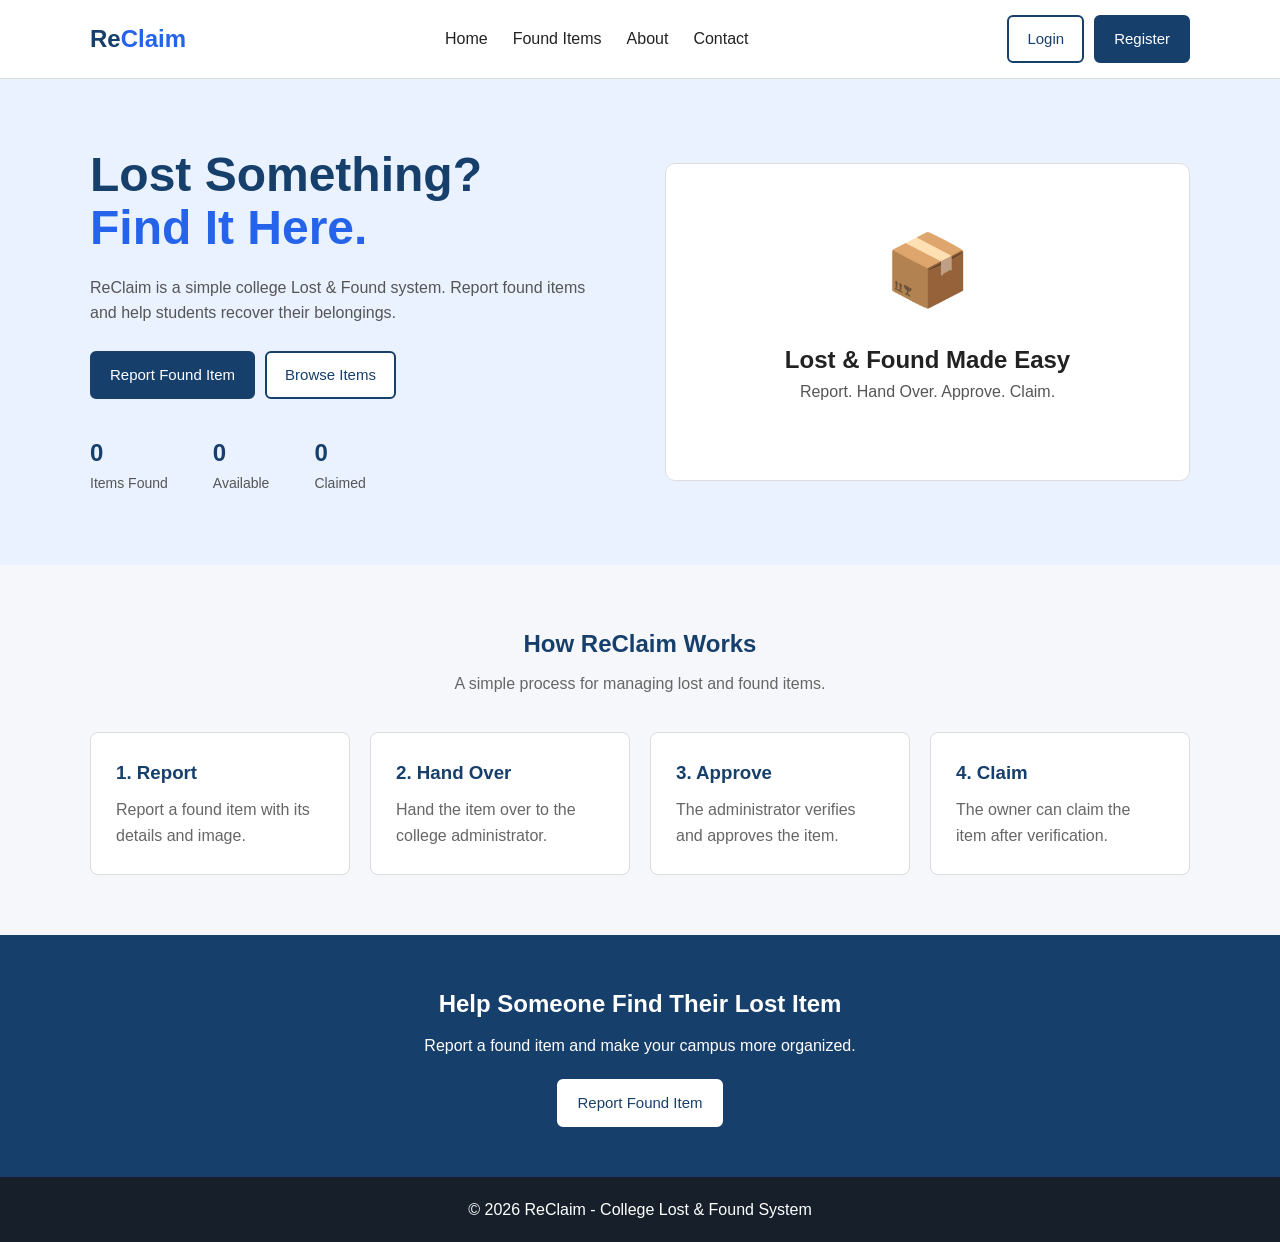
<file: index.html>
<!DOCTYPE html>
<html lang="en">
<head>
    <meta charset="UTF-8">
    <meta name="viewport" content="width=device-width, initial-scale=1.0">
    <title>ReClaim - Lost & Found</title>
    <link rel="stylesheet" href="css/style.css">
</head>
<body>

<nav class="navbar">
    <div class="container nav-container">
        <a href="index.html" class="logo">Re<span>Claim</span></a>

        <div class="nav-links" id="navLinks">
            <a href="index.html">Home</a>
            <a href="found-items.html">Found Items</a>
            <a href="about.html">About</a>
            <a href="contact.html">Contact</a>
        </div>

        <div class="nav-buttons">
            <a href="login.html" class="btn outline">Login</a>
            <a href="register.html" class="btn">Register</a>
            <button class="menu-btn" id="menuBtn">☰</button>
        </div>
    </div>
</nav>

<section class="hero">
    <div class="container hero-content">
        <div>
            <h1>Lost Something?<br><span>Find It Here.</span></h1>
            <p>
                ReClaim is a simple college Lost & Found system.
                Report found items and help students recover their belongings.
            </p>

            <div class="hero-buttons">
                <a href="/report-item" class="btn">Report Found Item</a>
                <a href="found-items.html" class="btn outline">Browse Items</a>
            </div>

            <div class="stats">
                <div>
                    <h2 id="totalItems">0</h2>
                    <p>Items Found</p>
                </div>
                <div>
                    <h2 id="availableItems">0</h2>
                    <p>Available</p>
                </div>
                <div>
                    <h2 id="claimedItems">0</h2>
                    <p>Claimed</p>
                </div>
            </div>
        </div>

        <div class="hero-card">
            <div class="icon">📦</div>
            <h2>Lost & Found Made Easy</h2>
            <p>Report. Hand Over. Approve. Claim.</p>
        </div>
    </div>
</section>

<section class="section">
    <div class="container">
        <div class="section-title">
            <h2>How ReClaim Works</h2>
            <p>A simple process for managing lost and found items.</p>
        </div>

        <div class="cards">
            <div class="card">
                <h3>1. Report</h3>
                <p>Report a found item with its details and image.</p>
            </div>

            <div class="card">
                <h3>2. Hand Over</h3>
                <p>Hand the item over to the college administrator.</p>
            </div>

            <div class="card">
                <h3>3. Approve</h3>
                <p>The administrator verifies and approves the item.</p>
            </div>

            <div class="card">
                <h3>4. Claim</h3>
                <p>The owner can claim the item after verification.</p>
            </div>
        </div>
    </div>
</section>

<section class="cta">
    <div class="container">
        <h2>Help Someone Find Their Lost Item</h2>
        <p>Report a found item and make your campus more organized.</p>
        <a href="/report-item" class="btn white">Report Found Item</a>
    </div>
</section>

<footer>
    <div class="container">
        <p>© 2026 ReClaim - College Lost & Found System</p>
    </div>
</footer>

<script src="js/script.js"></script>
</body>
</html>
</file>
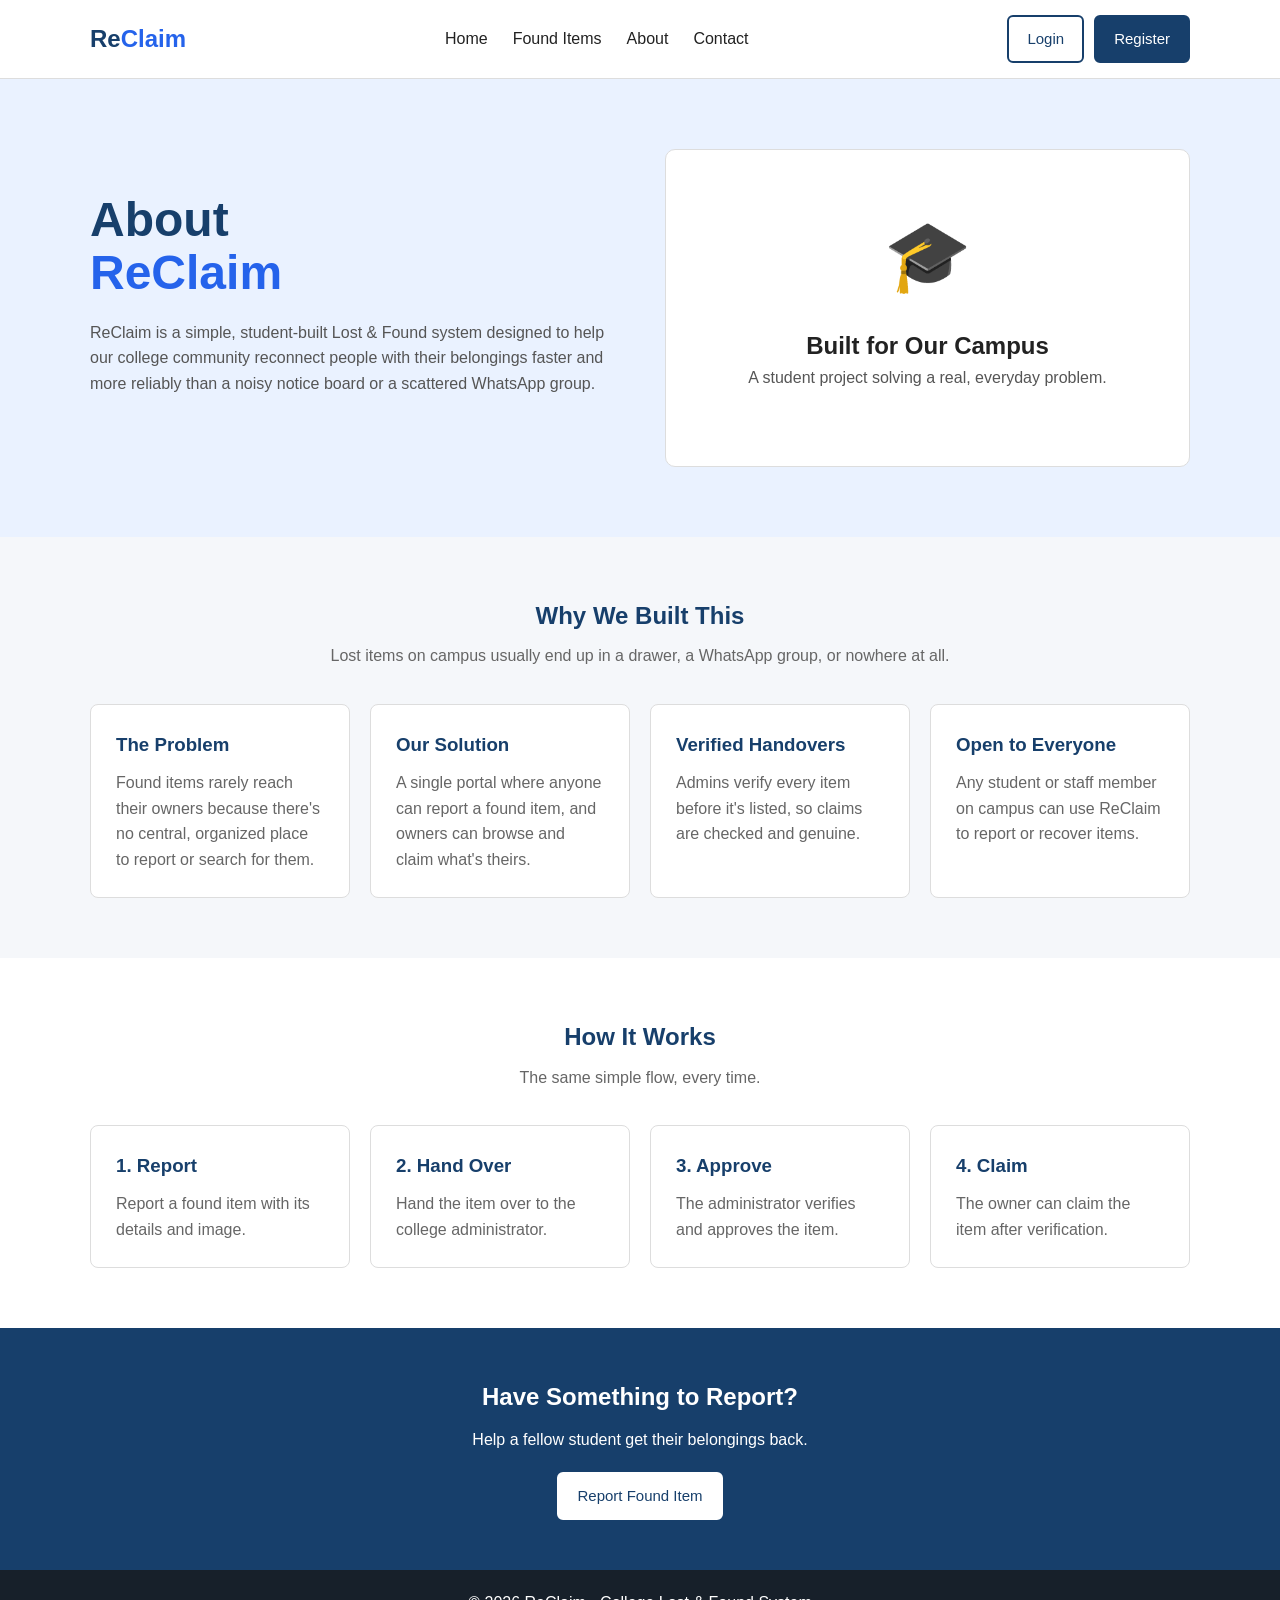
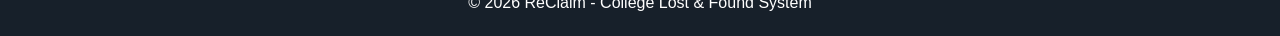
<file: about.html>
<!DOCTYPE html>
<html lang="en">
<head>
    <meta charset="UTF-8">
    <meta name="viewport" content="width=device-width, initial-scale=1.0">
    <title>About - ReClaim</title>
    <link rel="stylesheet" href="css/style.css">
</head>
<body>

<nav class="navbar">
    <div class="container nav-container">
        <a href="index.html" class="logo">Re<span>Claim</span></a>

        <div class="nav-links" id="navLinks">
            <a href="index.html">Home</a>
            <a href="found-items.html">Found Items</a>
            <a href="about.html">About</a>
            <a href="contact.html">Contact</a>
        </div>

        <div class="nav-buttons">
            <a href="login.html" class="btn outline">Login</a>
            <a href="register.html" class="btn">Register</a>
            <button class="menu-btn" id="menuBtn">☰</button>
        </div>
    </div>
</nav>

<section class="hero">
    <div class="container hero-content">
        <div>
            <h1>About<br><span>ReClaim</span></h1>
            <p>
                ReClaim is a simple, student-built Lost &amp; Found system designed to help
                our college community reconnect people with their belongings faster and
                more reliably than a noisy notice board or a scattered WhatsApp group.
            </p>
        </div>

        <div class="hero-card">
            <div class="icon">🎓</div>
            <h2>Built for Our Campus</h2>
            <p>A student project solving a real, everyday problem.</p>
        </div>
    </div>
</section>

<section class="section">
    <div class="container">
        <div class="section-title">
            <h2>Why We Built This</h2>
            <p>Lost items on campus usually end up in a drawer, a WhatsApp group, or nowhere at all.</p>
        </div>

        <div class="cards">
            <div class="card">
                <h3>The Problem</h3>
                <p>Found items rarely reach their owners because there's no central, organized place to report or search for them.</p>
            </div>

            <div class="card">
                <h3>Our Solution</h3>
                <p>A single portal where anyone can report a found item, and owners can browse and claim what's theirs.</p>
            </div>

            <div class="card">
                <h3>Verified Handovers</h3>
                <p>Admins verify every item before it's listed, so claims are checked and genuine.</p>
            </div>

            <div class="card">
                <h3>Open to Everyone</h3>
                <p>Any student or staff member on campus can use ReClaim to report or recover items.</p>
            </div>
        </div>
    </div>
</section>

<section class="section" style="background:white;">
    <div class="container">
        <div class="section-title">
            <h2>How It Works</h2>
            <p>The same simple flow, every time.</p>
        </div>

        <div class="cards">
            <div class="card">
                <h3>1. Report</h3>
                <p>Report a found item with its details and image.</p>
            </div>

            <div class="card">
                <h3>2. Hand Over</h3>
                <p>Hand the item over to the college administrator.</p>
            </div>

            <div class="card">
                <h3>3. Approve</h3>
                <p>The administrator verifies and approves the item.</p>
            </div>

            <div class="card">
                <h3>4. Claim</h3>
                <p>The owner can claim the item after verification.</p>
            </div>
        </div>
    </div>
</section>

<section class="cta">
    <div class="container">
        <h2>Have Something to Report?</h2>
        <p>Help a fellow student get their belongings back.</p>
        <a href="/report-item" class="btn white">Report Found Item</a>
    </div>
</section>

<footer>
    <div class="container">
        <p>© 2026 ReClaim - College Lost & Found System</p>
    </div>
</footer>

<script src="js/script.js"></script>
</body>
</html>
</file>
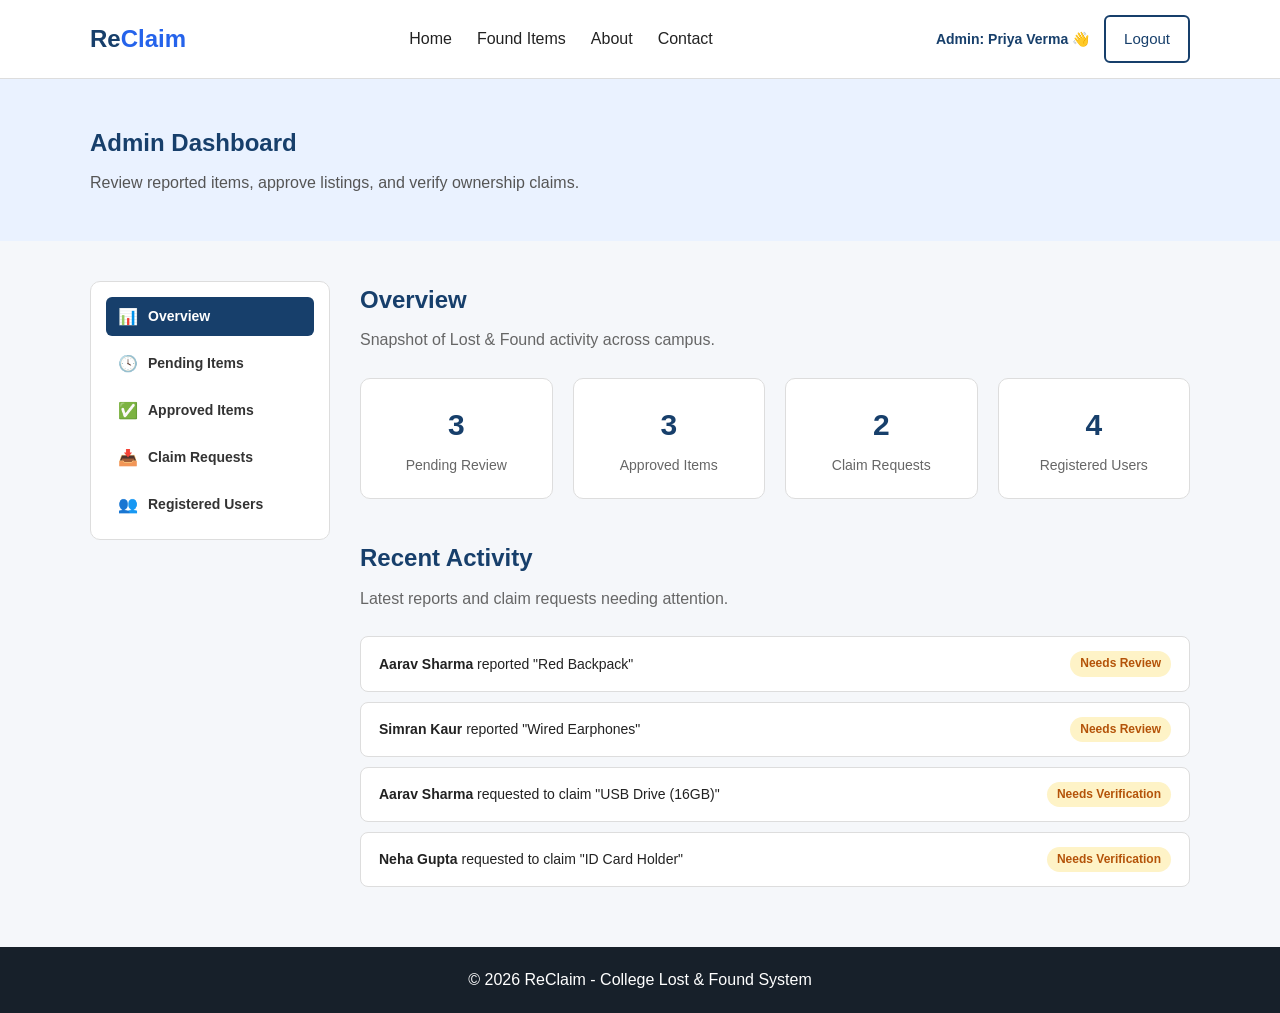
<file: admin-dashboard.html>
<!DOCTYPE html>
<html lang="en">
<head>
    <meta charset="UTF-8">
    <meta name="viewport" content="width=device-width, initial-scale=1.0">
    <title>Admin Dashboard - ReClaim</title>
    <link rel="stylesheet" href="css/style.css">
</head>
<body>

<nav class="navbar">
    <div class="container nav-container">
        <a href="index.html" class="logo">Re<span>Claim</span></a>

        <div class="nav-links" id="navLinks">
            <a href="index.html">Home</a>
            <a href="found-items.html">Found Items</a>
            <a href="about.html">About</a>
            <a href="contact.html">Contact</a>
        </div>

        <div class="nav-buttons">
            <span class="welcome-text">Admin: Priya Verma 👋</span>
            <a href="login.html" class="btn outline">Logout</a>
            <button class="menu-btn" id="menuBtn">☰</button>
        </div>
    </div>
</nav>

<section class="dash-hero">
    <div class="container">
        <h1>Admin Dashboard</h1>
        <p>Review reported items, approve listings, and verify ownership claims.</p>
    </div>
</section>

<section class="section dash-section">
    <div class="container dash-layout">

        <!-- Sidebar -->
        <aside class="dash-sidebar">
            <button class="dash-nav-btn active" id="tabOverviewBtn" onclick="showAdminTab('overview')">
                <span class="dash-icon">📊</span> Overview
            </button>
            <button class="dash-nav-btn" id="tabPendingBtn" onclick="showAdminTab('pending')">
                <span class="dash-icon">🕓</span> Pending Items
            </button>
            <button class="dash-nav-btn" id="tabApprovedBtn" onclick="showAdminTab('approved')">
                <span class="dash-icon">✅</span> Approved Items
            </button>
            <button class="dash-nav-btn" id="tabClaimsBtn" onclick="showAdminTab('claims')">
                <span class="dash-icon">📥</span> Claim Requests
            </button>
            <button class="dash-nav-btn" id="tabUsersBtn" onclick="showAdminTab('users')">
                <span class="dash-icon">👥</span> Registered Users
            </button>
        </aside>

        <!-- Main content -->
        <div class="dash-content">

            <!-- Overview Tab -->
            <div id="tab-overview" class="dash-tab">
                <div class="section-title dash-title">
                    <h2>Overview</h2>
                    <p>Snapshot of Lost &amp; Found activity across campus.</p>
                </div>

                <div class="stats-grid">
                    <div class="stat-card">
                        <h2 id="statPending">0</h2>
                        <p>Pending Review</p>
                    </div>
                    <div class="stat-card">
                        <h2 id="statApprovedTotal">0</h2>
                        <p>Approved Items</p>
                    </div>
                    <div class="stat-card">
                        <h2 id="statClaimRequests">0</h2>
                        <p>Claim Requests</p>
                    </div>
                    <div class="stat-card">
                        <h2 id="statUsers">0</h2>
                        <p>Registered Users</p>
                    </div>
                </div>

                <div class="section-title dash-title" style="margin-top:40px;">
                    <h2>Recent Activity</h2>
                    <p>Latest reports and claim requests needing attention.</p>
                </div>

                <div id="adminRecentActivity" class="activity-list"></div>
            </div>

            <!-- Pending Items Tab -->
            <div id="tab-pending" class="dash-tab hidden">
                <div class="section-title dash-title">
                    <h2>Pending Items</h2>
                    <p>Newly reported items waiting for review before going public.</p>
                </div>

                <div id="pendingItemsList" class="item-grid"></div>
            </div>

            <!-- Approved Items Tab -->
            <div id="tab-approved" class="dash-tab hidden">
                <div class="section-title dash-title">
                    <h2>Approved Items</h2>
                    <p>Items currently visible to students on the Found Items page.</p>
                </div>

                <div id="approvedItemsList" class="item-grid"></div>
            </div>

            <!-- Claim Requests Tab -->
            <div id="tab-claims" class="dash-tab hidden">
                <div class="section-title dash-title">
                    <h2>Claim Requests</h2>
                    <p>Students who have requested to claim an item. Verify before approving.</p>
                </div>

                <div id="claimRequestsList" class="item-grid"></div>
            </div>

            <!-- Registered Users Tab -->
            <div id="tab-users" class="dash-tab hidden">
                <div class="section-title dash-title">
                    <h2>Registered Users</h2>
                    <p>Students and admins currently registered on ReClaim.</p>
                </div>

                <div class="table-wrap">
                    <table class="admin-table" id="usersTable">
                        <thead>
                            <tr>
                                <th>Name</th>
                                <th>Role</th>
                                <th>Email</th>
                                <th>Joined</th>
                            </tr>
                        </thead>
                        <tbody id="usersTableBody"></tbody>
                    </table>
                </div>
            </div>

        </div>
    </div>
</section>

<footer>
    <div class="container">
        <p>© 2026 ReClaim - College Lost & Found System</p>
    </div>
</footer>

<script src="js/script.js"></script>
<script src="js/admin-dashboard.js"></script>
</body>
</html>
</file>
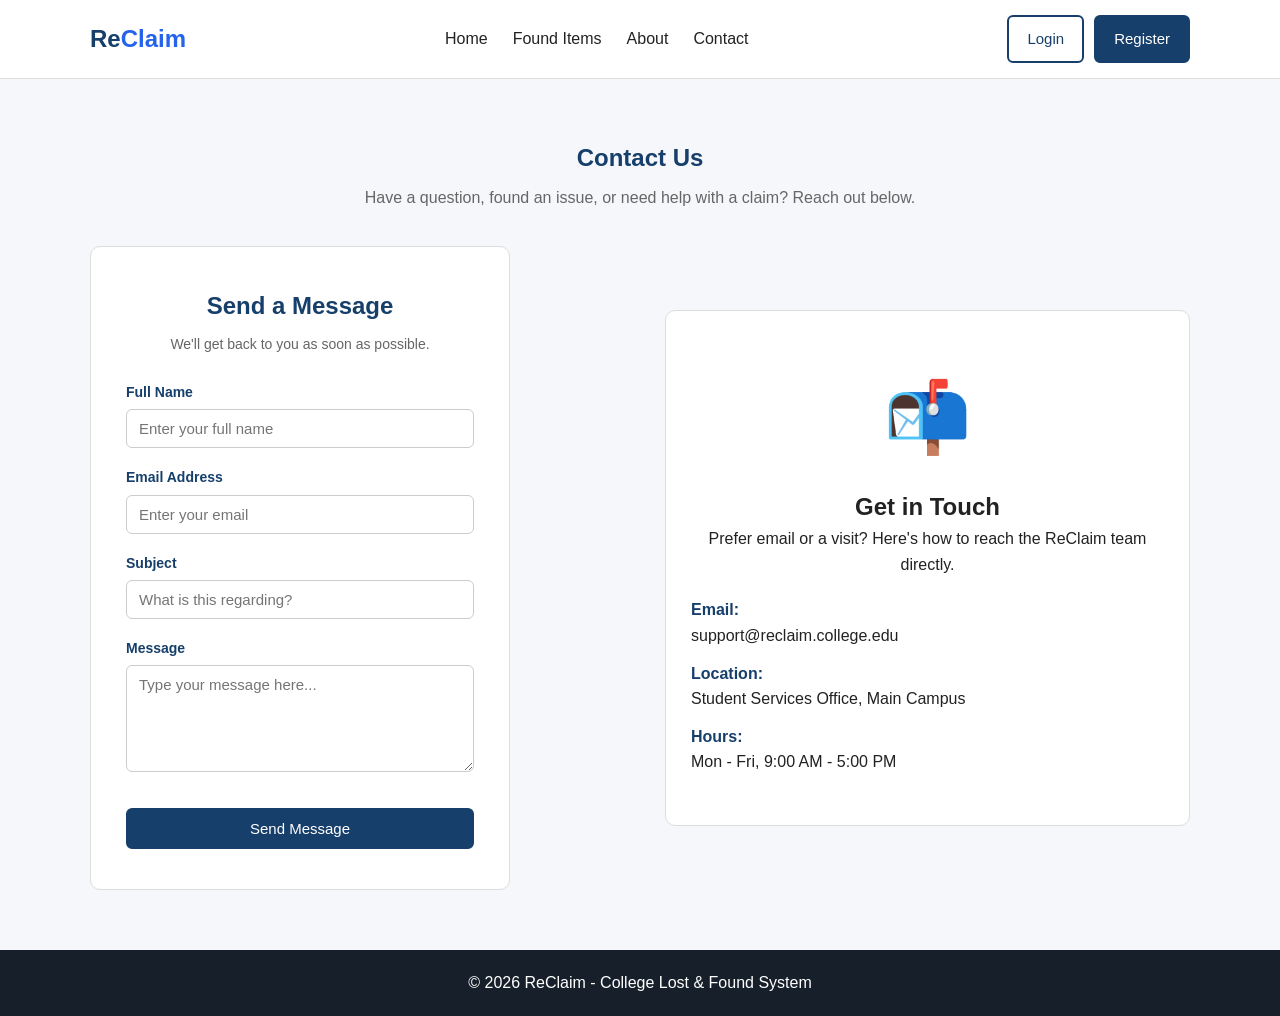
<file: contact.html>
<!DOCTYPE html>
<html lang="en">
<head>
    <meta charset="UTF-8">
    <meta name="viewport" content="width=device-width, initial-scale=1.0">
    <title>Contact - ReClaim</title>
    <link rel="stylesheet" href="css/style.css">
</head>
<body>

<nav class="navbar">
    <div class="container nav-container">
        <a href="index.html" class="logo">Re<span>Claim</span></a>

        <div class="nav-links" id="navLinks">
            <a href="index.html">Home</a>
            <a href="found-items.html">Found Items</a>
            <a href="about.html">About</a>
            <a href="contact.html">Contact</a>
        </div>

        <div class="nav-buttons">
            <a href="login.html" class="btn outline">Login</a>
            <a href="register.html" class="btn">Register</a>
            <button class="menu-btn" id="menuBtn">☰</button>
        </div>
    </div>
</nav>

<section class="section">
    <div class="container">
        <div class="section-title">
            <h2>Contact Us</h2>
            <p>Have a question, found an issue, or need help with a claim? Reach out below.</p>
        </div>

        <div class="hero-content">
            <div class="auth-card" style="margin:0;">
                <h2>Send a Message</h2>
                <p class="auth-subtitle">We'll get back to you as soon as possible.</p>

                <form id="contactForm">
                    <div class="form-group">
                        <label for="contactName">Full Name</label>
                        <input type="text" id="contactName" placeholder="Enter your full name" required>
                    </div>

                    <div class="form-group">
                        <label for="contactEmail">Email Address</label>
                        <input type="email" id="contactEmail" placeholder="Enter your email" required>
                    </div>

                    <div class="form-group">
                        <label for="contactSubject">Subject</label>
                        <input type="text" id="contactSubject" placeholder="What is this regarding?" required>
                    </div>

                    <div class="form-group">
                        <label for="contactMessage">Message</label>
                        <textarea id="contactMessage" rows="5" placeholder="Type your message here..." required
                            style="width:100%; padding:10px 12px; border:1px solid #ccc; border-radius:6px; font-size:15px; font-family:inherit; resize:vertical;"></textarea>
                    </div>

                    <button type="submit" class="btn full-width" id="contactBtn">Send Message</button>
                </form>
            </div>

            <div class="hero-card">
                <div class="icon">📬</div>
                <h2>Get in Touch</h2>
                <p style="margin-bottom:20px;">Prefer email or a visit? Here's how to reach the ReClaim team directly.</p>

                <div style="text-align:left; margin-top:10px;">
                    <p style="margin-bottom:12px;"><strong style="color:#173f6b;">Email:</strong><br>support@reclaim.college.edu</p>
                    <p style="margin-bottom:12px;"><strong style="color:#173f6b;">Location:</strong><br>Student Services Office, Main Campus</p>
                    <p><strong style="color:#173f6b;">Hours:</strong><br>Mon - Fri, 9:00 AM - 5:00 PM</p>
                </div>
            </div>
        </div>
    </div>
</section>

<footer>
    <div class="container">
        <p>© 2026 ReClaim - College Lost & Found System</p>
    </div>
</footer>

<script src="js/script.js"></script>
</body>
</html>
</file>
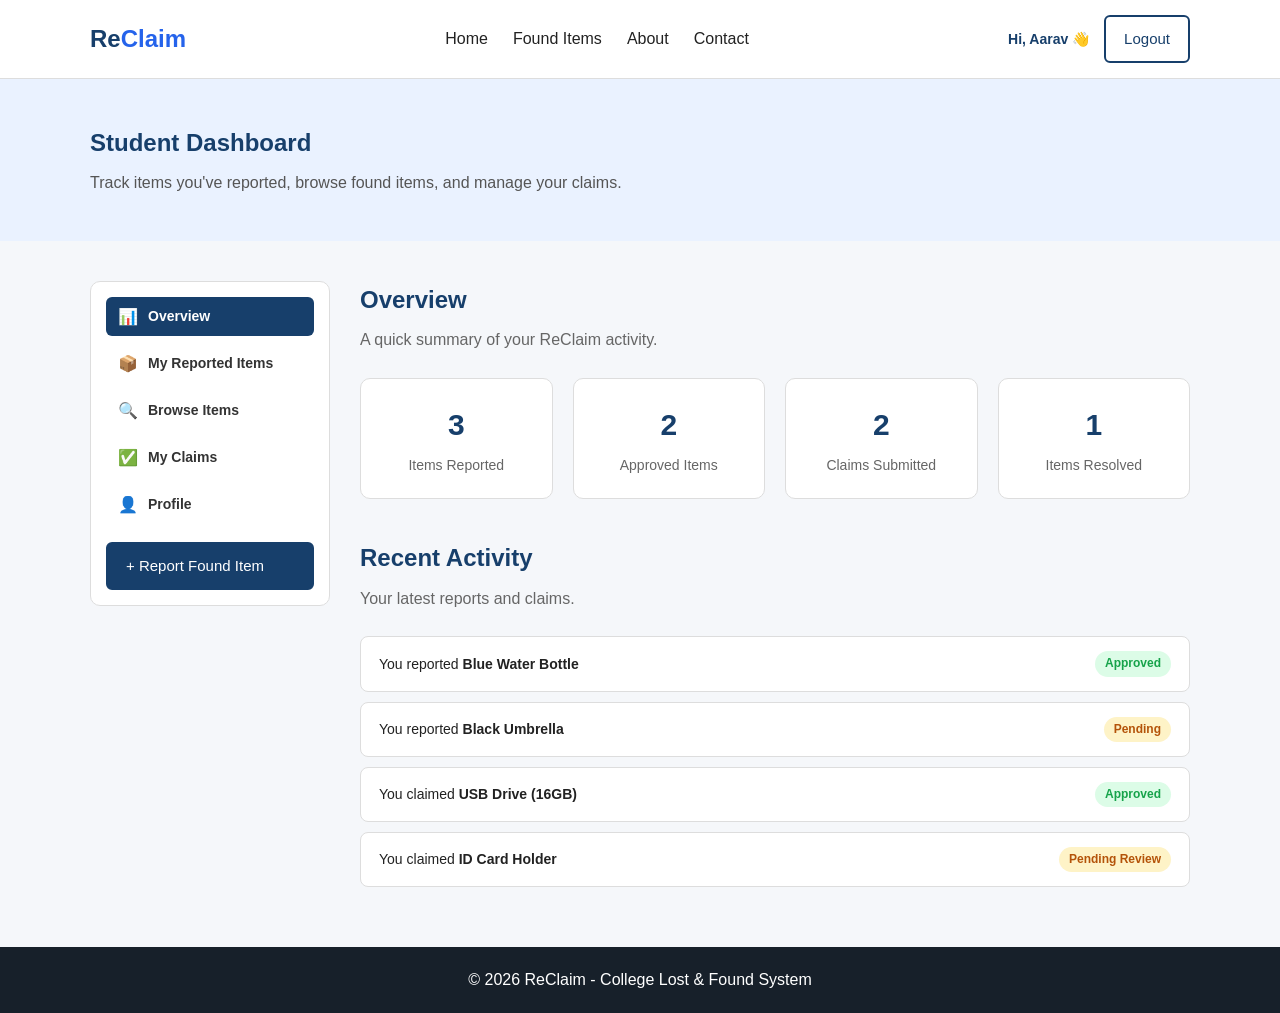
<file: dashboard.html>
<!DOCTYPE html>
<html lang="en">
<head>
    <meta charset="UTF-8">
    <meta name="viewport" content="width=device-width, initial-scale=1.0">
    <title>Student Dashboard - ReClaim</title>
    <link rel="stylesheet" href="css/style.css">
</head>
<body>

<nav class="navbar">
    <div class="container nav-container">
        <a href="index.html" class="logo">Re<span>Claim</span></a>

        <div class="nav-links" id="navLinks">
            <a href="index.html">Home</a>
            <a href="found-items.html">Found Items</a>
            <a href="about.html">About</a>
            <a href="contact.html">Contact</a>
        </div>

        <div class="nav-buttons">
            <span class="welcome-text">Hi, Aarav 👋</span>
            <a href="login.html" class="btn outline">Logout</a>
            <button class="menu-btn" id="menuBtn">☰</button>
        </div>
    </div>
</nav>

<section class="dash-hero">
    <div class="container">
        <h1>Student Dashboard</h1>
        <p>Track items you've reported, browse found items, and manage your claims.</p>
    </div>
</section>

<section class="section dash-section">
    <div class="container dash-layout">

        <!-- Sidebar -->
        <aside class="dash-sidebar">
            <button class="dash-nav-btn active" id="tabOverviewBtn" onclick="showTab('overview')">
                <span class="dash-icon">📊</span> Overview
            </button>
            <button class="dash-nav-btn" id="tabReportedBtn" onclick="showTab('reported')">
                <span class="dash-icon">📦</span> My Reported Items
            </button>
            <button class="dash-nav-btn" id="tabBrowseBtn" onclick="showTab('browse')">
                <span class="dash-icon">🔍</span> Browse Items
            </button>
            <button class="dash-nav-btn" id="tabClaimsBtn" onclick="showTab('claims')">
                <span class="dash-icon">✅</span> My Claims
            </button>
            <button class="dash-nav-btn" id="tabProfileBtn" onclick="showTab('profile')">
                <span class="dash-icon">👤</span> Profile
            </button>
            <a href="/report-item" class="btn full-width dash-report-btn">+ Report Found Item</a>
        </aside>

        <!-- Main content -->
        <div class="dash-content">

            <!-- Overview Tab -->
            <div id="tab-overview" class="dash-tab">
                <div class="section-title dash-title">
                    <h2>Overview</h2>
                    <p>A quick summary of your ReClaim activity.</p>
                </div>

                <div class="stats-grid">
                    <div class="stat-card">
                        <h2 id="statReported">0</h2>
                        <p>Items Reported</p>
                    </div>
                    <div class="stat-card">
                        <h2 id="statApproved">0</h2>
                        <p>Approved Items</p>
                    </div>
                    <div class="stat-card">
                        <h2 id="statClaims">0</h2>
                        <p>Claims Submitted</p>
                    </div>
                    <div class="stat-card">
                        <h2 id="statResolved">0</h2>
                        <p>Items Resolved</p>
                    </div>
                </div>

                <div class="section-title dash-title" style="margin-top:40px;">
                    <h2>Recent Activity</h2>
                    <p>Your latest reports and claims.</p>
                </div>

                <div id="recentActivityList" class="activity-list"></div>
            </div>

            <!-- Reported Items Tab -->
            <div id="tab-reported" class="dash-tab hidden">
                <div class="section-title dash-title">
                    <h2>My Reported Items</h2>
                    <p>Items you've reported as found.</p>
                </div>

                <div id="reportedItemsList" class="item-grid"></div>
            </div>

            <!-- Browse Items Tab -->
            <div id="tab-browse" class="dash-tab hidden">
                <div class="section-title dash-title">
                    <h2>Browse Found Items</h2>
                    <p>Search approved items to find something that belongs to you.</p>
                </div>

                <div class="dash-search">
                    <input type="text" id="browseSearch" placeholder="Search by item name or category...">
                </div>

                <div id="browseItemsList" class="item-grid"></div>
            </div>

            <!-- Claims Tab -->
            <div id="tab-claims" class="dash-tab hidden">
                <div class="section-title dash-title">
                    <h2>My Claims</h2>
                    <p>Items you've requested to claim, and their status.</p>
                </div>

                <div id="claimsList" class="item-grid"></div>
            </div>

            <!-- Profile Tab -->
            <div id="tab-profile" class="dash-tab hidden">
                <div class="section-title dash-title">
                    <h2>My Profile</h2>
                    <p>Your account details.</p>
                </div>

                <div class="auth-card dash-profile-card">
                    <div class="form-group">
                        <label>Full Name</label>
                        <input type="text" value="Aarav Sharma" disabled>
                    </div>
                    <div class="form-group">
                        <label>Student ID</label>
                        <input type="text" value="STU2026042" disabled>
                    </div>
                    <div class="form-group">
                        <label>Email</label>
                        <input type="text" value="aarav.sharma@college.edu" disabled>
                    </div>
                    <div class="form-group">
                        <label>Department / Year</label>
                        <input type="text" value="Computer Science - 3rd Year" disabled>
                    </div>
                    <button class="btn full-width" disabled>Edit Profile (Coming Soon)</button>
                </div>
            </div>

        </div>
    </div>
</section>

<footer>
    <div class="container">
        <p>© 2026 ReClaim - College Lost & Found System</p>
    </div>
</footer>

<script src="js/script.js"></script>
<script src="js/dashboard.js"></script>
</body>
</html>
</file>
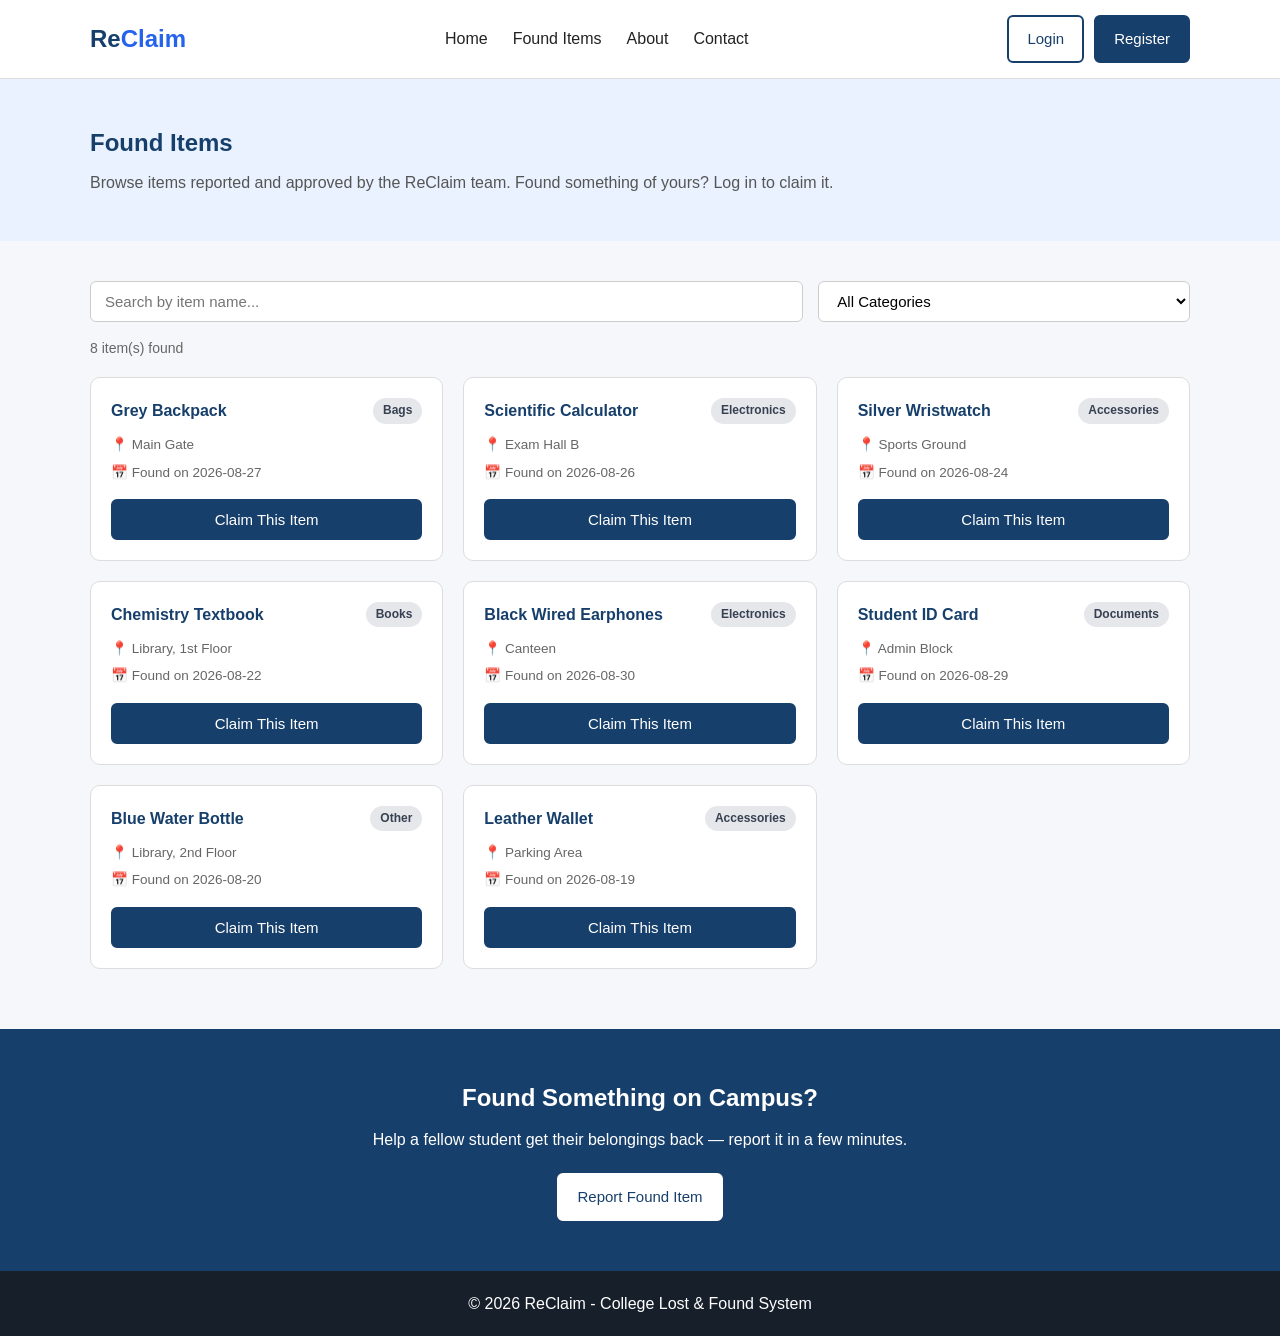
<file: found-items.html>
<!DOCTYPE html>
<html lang="en">
<head>
    <meta charset="UTF-8">
    <meta name="viewport" content="width=device-width, initial-scale=1.0">
    <title>Found Items - ReClaim</title>
    <link rel="stylesheet" href="css/style.css">
</head>
<body>

<nav class="navbar">
    <div class="container nav-container">
        <a href="index.html" class="logo">Re<span>Claim</span></a>

        <div class="nav-links" id="navLinks">
            <a href="index.html">Home</a>
            <a href="found-items.html">Found Items</a>
            <a href="about.html">About</a>
            <a href="contact.html">Contact</a>
        </div>

        <div class="nav-buttons">
            <a href="login.html" class="btn outline">Login</a>
            <a href="register.html" class="btn">Register</a>
            <button class="menu-btn" id="menuBtn">☰</button>
        </div>
    </div>
</nav>

<section class="dash-hero">
    <div class="container">
        <h1>Found Items</h1>
        <p>Browse items reported and approved by the ReClaim team. Found something of yours? Log in to claim it.</p>
    </div>
</section>

<section class="section dash-section">
    <div class="container">

        <div class="found-filters">
            <input type="text" id="foundSearch" placeholder="Search by item name...">

            <select id="categoryFilter">
                <option value="">All Categories</option>
                <option value="Bags">Bags</option>
                <option value="Electronics">Electronics</option>
                <option value="Accessories">Accessories</option>
                <option value="Books">Books</option>
                <option value="Documents">Documents</option>
                <option value="Other">Other</option>
            </select>
        </div>

        <p id="resultsCount" class="results-count"></p>

        <div id="foundItemsList" class="item-grid"></div>

    </div>
</section>

<section class="cta">
    <div class="container">
        <h2>Found Something on Campus?</h2>
        <p>Help a fellow student get their belongings back &mdash; report it in a few minutes.</p>
        <a href="/report-item" class="btn white">Report Found Item</a>
    </div>
</section>

<footer>
    <div class="container">
        <p>© 2026 ReClaim - College Lost & Found System</p>
    </div>
</footer>

<script src="js/script.js"></script>
<script src="js/found-items.js"></script>
</body>
</html>
</file>
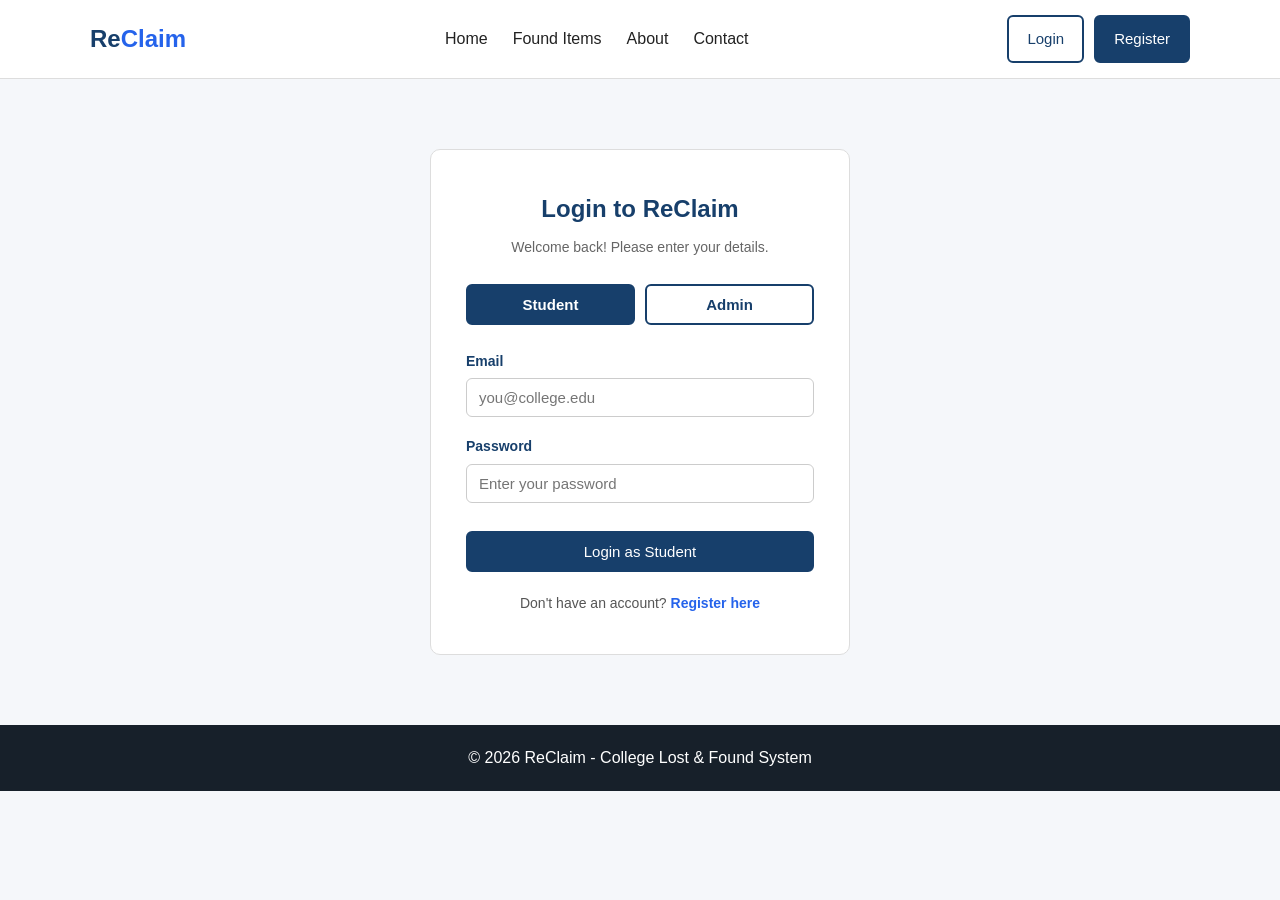
<file: login.html>
<!DOCTYPE html>
<html lang="en">
<head>
    <meta charset="UTF-8">
    <meta name="viewport" content="width=device-width, initial-scale=1.0">
    <title>Login - ReClaim</title>
    <link rel="stylesheet" href="css/style.css">
</head>
<body>

<nav class="navbar">
    <div class="container nav-container">
        <a href="index.html" class="logo">Re<span>Claim</span></a>

        <div class="nav-links" id="navLinks">
            <a href="index.html">Home</a>
            <a href="found-items.html">Found Items</a>
            <a href="about.html">About</a>
            <a href="contact.html">Contact</a>
        </div>

        <div class="nav-buttons">
            <a href="login.html" class="btn outline">Login</a>
            <a href="register.html" class="btn">Register</a>
            <button class="menu-btn" id="menuBtn">☰</button>
        </div>
    </div>
</nav>

<section class="auth-section">
    <div class="container">
        <div class="auth-card">
            <h2>Login to ReClaim</h2>
            <p class="auth-subtitle">Welcome back! Please enter your details.</p>

            <!-- Role selection: Student or Admin -->
            <div class="role-toggle">
                <button type="button" class="role-btn active" id="studentBtn">Student</button>
                <button type="button" class="role-btn" id="adminBtn">Admin</button>
            </div>

            <form id="loginForm">
                <!-- Keeps track of which role button is selected -->
                <input type="hidden" id="loginRole" value="student">

                <div class="form-group">
                    <label for="email">Email</label>
                    <input type="email" id="email" placeholder="you@college.edu" required>
                </div>

                <div class="form-group">
                    <label for="password">Password</label>
                    <input type="password" id="password" placeholder="Enter your password" required>
                </div>

                <button type="submit" class="btn full-width" id="loginBtn">Login as Student</button>
            </form>

            <p class="auth-footer">
                Don't have an account? <a href="register.html">Register here</a>
            </p>
        </div>
    </div>
</section>

<footer>
    <div class="container">
        <p>© 2026 ReClaim - College Lost & Found System</p>
    </div>
</footer>

<script src="js/script.js"></script>
</body>
</html>
</file>
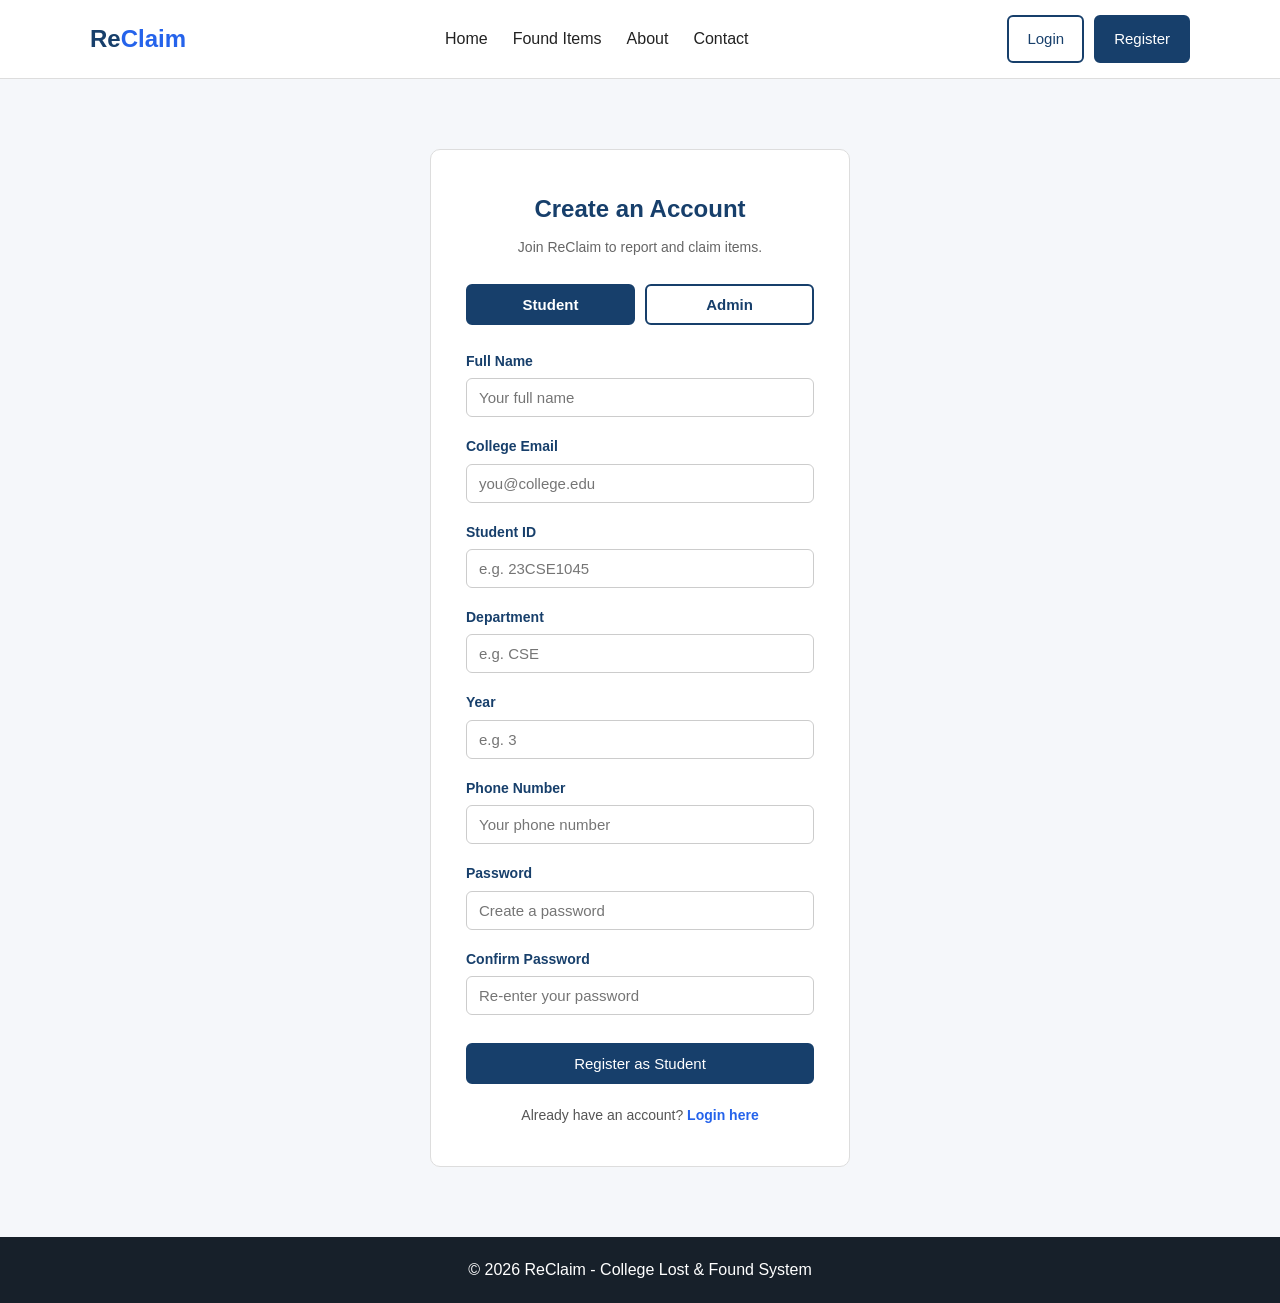
<file: register.html>
<!DOCTYPE html>
<html lang="en">
<head>
    <meta charset="UTF-8">
    <meta name="viewport" content="width=device-width, initial-scale=1.0">
    <title>Register - ReClaim</title>
    <link rel="stylesheet" href="css/style.css">
</head>
<body>

<nav class="navbar">
    <div class="container nav-container">
        <a href="index.html" class="logo">Re<span>Claim</span></a>

        <div class="nav-links" id="navLinks">
            <a href="index.html">Home</a>
            <a href="found-items.html">Found Items</a>
            <a href="about.html">About</a>
            <a href="contact.html">Contact</a>
        </div>

        <div class="nav-buttons">
            <a href="login.html" class="btn outline">Login</a>
            <a href="register.html" class="btn">Register</a>
            <button class="menu-btn" id="menuBtn">☰</button>
        </div>
    </div>
</nav>

<section class="auth-section">
    <div class="container">
        <div class="auth-card">
            <h2>Create an Account</h2>
            <p class="auth-subtitle">Join ReClaim to report and claim items.</p>

            <!-- Role selection: Student or Admin -->
            <div class="role-toggle">
                <button type="button" class="role-btn active" id="studentBtn">Student</button>
                <button type="button" class="role-btn" id="adminBtn">Admin</button>
            </div>

            <!-- Student Registration Form -->
            <form id="studentForm">
                <div class="form-group">
                    <label for="studentName">Full Name</label>
                    <input type="text" id="studentName" placeholder="Your full name" required>
                </div>

                <div class="form-group">
                    <label for="studentEmail">College Email</label>
                    <input type="email" id="studentEmail" placeholder="you@college.edu" required>
                </div>

                <div class="form-group">
                    <label for="studentId">Student ID</label>
                    <input type="text" id="studentId" placeholder="e.g. 23CSE1045" required>
                </div>

                <div class="form-group">
                    <label for="studentDept">Department</label>
                    <input type="text" id="studentDept" placeholder="e.g. CSE" required>
                </div>

                <div class="form-group">
                    <label for="studentYear">Year</label>
                    <input type="number" id="studentYear" placeholder="e.g. 3" min="1" max="5" required>
                </div>

                <div class="form-group">
                    <label for="studentPhone">Phone Number</label>
                    <input type="tel" id="studentPhone" placeholder="Your phone number" required>
                </div>

                <div class="form-group">
                    <label for="studentPassword">Password</label>
                    <input type="password" id="studentPassword" placeholder="Create a password" required>
                </div>

                <div class="form-group">
                    <label for="studentConfirmPassword">Confirm Password</label>
                    <input type="password" id="studentConfirmPassword" placeholder="Re-enter your password" required>
                </div>

                <button type="submit" class="btn full-width">Register as Student</button>
            </form>

            <!-- Admin Registration Form (hidden by default) -->
            <form id="adminForm" class="hidden">
                <div class="form-group">
                    <label for="adminName">Full Name</label>
                    <input type="text" id="adminName" placeholder="Your full name" required>
                </div>

                <div class="form-group">
                    <label for="adminEmail">Official Email</label>
                    <input type="email" id="adminEmail" placeholder="you@college.edu" required>
                </div>

                <div class="form-group">
                    <label for="staffId">Staff ID</label>
                    <input type="text" id="staffId" placeholder="e.g. STAFF001" required>
                </div>

                <div class="form-group">
                    <label for="adminDept">Department</label>
                    <input type="text" id="adminDept" placeholder="e.g. Administration" required>
                </div>

                <div class="form-group">
                    <label for="adminPhone">Phone Number</label>
                    <input type="tel" id="adminPhone" placeholder="Your phone number" required>
                </div>

                <div class="form-group">
                    <label for="adminKey">Admin Registration Key</label>
                    <input type="text" id="adminKey" placeholder="Provided by college" required>
                </div>

                <div class="form-group">
                    <label for="adminPassword">Password</label>
                    <input type="password" id="adminPassword" placeholder="Create a password" required>
                </div>

                <div class="form-group">
                    <label for="adminConfirmPassword">Confirm Password</label>
                    <input type="password" id="adminConfirmPassword" placeholder="Re-enter your password" required>
                </div>

                <button type="submit" class="btn full-width">Register as Admin</button>
            </form>

            <p class="auth-footer">
                Already have an account? <a href="login.html">Login here</a>
            </p>
        </div>
    </div>
</section>

<footer>
    <div class="container">
        <p>© 2026 ReClaim - College Lost & Found System</p>
    </div>
</footer>

<script src="js/script.js"></script>
</body>
</html>
</file>
<file: css/style.css>
* {
    margin: 0;
    padding: 0;
    box-sizing: border-box;
}

body {
    font-family: Arial, sans-serif;
    background: #f5f7fa;
    color: #222;
    line-height: 1.6;
}

a {
    text-decoration: none;
    color: inherit;
}

.container {
    width: 90%;
    max-width: 1100px;
    margin: auto;
}

/* Navbar */
.navbar {
    background: white;
    border-bottom: 1px solid #ddd;
    padding: 15px 0;
}

.nav-container {
    display: flex;
    align-items: center;
    justify-content: space-between;
}

.logo {
    font-size: 24px;
    font-weight: bold;
    color: #173f6b;
}

.logo span {
    color: #2563eb;
}

.nav-links {
    display: flex;
    gap: 25px;
}

.nav-links a:hover {
    color: #2563eb;
}

.nav-buttons {
    display: flex;
    gap: 10px;
    align-items: center;
}

.btn {
    display: inline-block;
    padding: 10px 18px;
    border-radius: 6px;
    background: #173f6b;
    color: white;
    border: 2px solid #173f6b;
    cursor: pointer;
    font-size: 15px;
}

.btn:hover {
    background: #2563eb;
    border-color: #2563eb;
}

.btn.outline {
    background: white;
    color: #173f6b;
}

.btn.outline:hover {
    color: white;
}

.btn.full-width {
    width: 100%;
    margin-top: 10px;
}

.menu-btn {
    display: none;
    border: none;
    background: none;
    font-size: 25px;
    cursor: pointer;
}

/* Hero */
.hero {
    background: #eaf2ff;
    padding: 70px 0;
}

.hero-content {
    display: grid;
    grid-template-columns: 1fr 1fr;
    gap: 50px;
    align-items: center;
}

.hero h1 {
    font-size: 48px;
    line-height: 1.1;
    margin-bottom: 20px;
    color: #173f6b;
}

.hero h1 span {
    color: #2563eb;
}

.hero p {
    color: #555;
    max-width: 550px;
    margin-bottom: 25px;
}

.hero-buttons {
    display: flex;
    gap: 10px;
    flex-wrap: wrap;
}

.stats {
    display: flex;
    gap: 45px;
    margin-top: 35px;
}

.stats h2 {
    color: #173f6b;
}

.stats p {
    margin: 0;
    font-size: 14px;
}

.hero-card {
    background: white;
    padding: 50px 25px;
    text-align: center;
    border-radius: 10px;
    border: 1px solid #ddd;
}

.hero-card .icon {
    font-size: 70px;
    margin-bottom: 15px;
}

/* Sections */
.section {
    padding: 60px 0;
}

.section-title {
    text-align: center;
    margin-bottom: 35px;
}

.section-title h2 {
    color: #173f6b;
    margin-bottom: 8px;
}

.section-title p {
    color: #666;
}

.cards {
    display: grid;
    grid-template-columns: repeat(4, 1fr);
    gap: 20px;
}

.card {
    background: white;
    padding: 25px;
    border: 1px solid #ddd;
    border-radius: 8px;
}

.card h3 {
    color: #173f6b;
    margin-bottom: 10px;
}

.card p {
    color: #666;
}

/* CTA */
.cta {
    background: #173f6b;
    color: white;
    text-align: center;
    padding: 50px 0;
}

.cta h2 {
    margin-bottom: 10px;
}

.cta p {
    margin-bottom: 20px;
}

.btn.white {
    background: white;
    color: #173f6b;
    border-color: white;
}

/* Auth pages (Login / Register) */
.auth-section {
    padding: 70px 0;
    display: flex;
    justify-content: center;
}

.auth-card {
    background: white;
    max-width: 420px;
    margin: auto;
    padding: 40px 35px;
    border-radius: 10px;
    border: 1px solid #ddd;
}

.auth-card h2 {
    color: #173f6b;
    margin-bottom: 8px;
    text-align: center;
}

.auth-subtitle {
    color: #666;
    text-align: center;
    margin-bottom: 25px;
    font-size: 14px;
}

/* Role toggle (Student / Admin) on Login & Register pages */
.role-toggle {
    display: flex;
    gap: 10px;
    margin-bottom: 25px;
}

.role-btn {
    flex: 1;
    padding: 10px;
    border: 2px solid #173f6b;
    border-radius: 6px;
    background: white;
    color: #173f6b;
    font-size: 15px;
    font-weight: bold;
    cursor: pointer;
}

.role-btn.active {
    background: #173f6b;
    color: white;
}

.hidden {
    display: none;
}

.form-group {
    margin-bottom: 18px;
}

.form-group label {
    display: block;
    margin-bottom: 6px;
    font-size: 14px;
    font-weight: bold;
    color: #173f6b;
}

.form-group input {
    width: 100%;
    padding: 10px 12px;
    border: 1px solid #ccc;
    border-radius: 6px;
    font-size: 15px;
    font-family: inherit;
}

.form-group input:focus {
    outline: none;
    border-color: #2563eb;
}

.auth-footer {
    text-align: center;
    margin-top: 20px;
    font-size: 14px;
    color: #555;
}

.auth-footer a {
    color: #2563eb;
    font-weight: bold;
}

/* Footer */
footer {
    background: #17202a;
    color: white;
    text-align: center;
    padding: 20px 0;
}

/* Responsive */
@media (max-width: 768px) {
    .nav-links {
        display: none;
        position: absolute;
        top: 65px;
        left: 0;
        width: 100%;
        background: white;
        flex-direction: column;
        padding: 20px;
        text-align: center;
        border-bottom: 1px solid #ddd;
    }

    .nav-links.active {
        display: flex;
    }

    .menu-btn {
        display: block;
    }

    .nav-buttons .btn {
        display: none;
    }

    .hero-content {
        grid-template-columns: 1fr;
        text-align: center;
    }

    .hero h1 {
        font-size: 36px;
    }

    .hero p {
        margin-left: auto;
        margin-right: auto;
    }

    .hero-buttons,
    .stats {
        justify-content: center;
    }

    .cards {
        grid-template-columns: 1fr 1fr;
    }

    .auth-card {
        margin: 0 20px;
    }
}

@media (max-width: 500px) {
    .cards {
        grid-template-columns: 1fr;
    }

    .stats {
        gap: 20px;
    }
}

/* ===== Dashboard ===== */
.welcome-text {
    font-size: 14px;
    font-weight: bold;
    color: #173f6b;
    margin-right: 5px;
}

.dash-hero {
    background: #eaf2ff;
    padding: 45px 0;
}

.dash-hero h1 {
    color: #173f6b;
    margin-bottom: 8px;
}

.dash-hero p {
    color: #555;
}

.dash-section {
    padding-top: 40px;
}

.dash-layout {
    display: grid;
    grid-template-columns: 240px 1fr;
    gap: 30px;
    align-items: start;
}

/* Sidebar */
.dash-sidebar {
    display: flex;
    flex-direction: column;
    gap: 8px;
    background: white;
    border: 1px solid #ddd;
    border-radius: 10px;
    padding: 15px;
    position: sticky;
    top: 20px;
}

.dash-nav-btn {
    display: flex;
    align-items: center;
    gap: 10px;
    width: 100%;
    text-align: left;
    padding: 10px 12px;
    border: none;
    border-radius: 6px;
    background: none;
    color: #333;
    font-size: 14px;
    font-weight: bold;
    cursor: pointer;
}

.dash-nav-btn:hover {
    background: #eaf2ff;
    color: #173f6b;
}

.dash-nav-btn.active {
    background: #173f6b;
    color: white;
}

.dash-icon {
    font-size: 16px;
}

.dash-report-btn {
    margin-top: 10px;
}

/* Content area */
.dash-content {
    min-height: 400px;
}

.dash-title {
    text-align: left;
    margin-bottom: 25px;
}

.dash-tab.hidden {
    display: none;
}

/* Stats grid */
.stats-grid {
    display: grid;
    grid-template-columns: repeat(4, 1fr);
    gap: 20px;
}

.stat-card {
    background: white;
    border: 1px solid #ddd;
    border-radius: 10px;
    padding: 22px;
    text-align: center;
}

.stat-card h2 {
    color: #173f6b;
    font-size: 30px;
    margin-bottom: 5px;
}

.stat-card p {
    color: #666;
    font-size: 14px;
    margin: 0;
}

/* Activity list */
.activity-list {
    display: flex;
    flex-direction: column;
    gap: 10px;
}

.activity-row {
    display: flex;
    justify-content: space-between;
    align-items: center;
    background: white;
    border: 1px solid #ddd;
    border-radius: 8px;
    padding: 14px 18px;
    font-size: 14px;
}

/* Item grid (reported / browse / claims) */
.item-grid {
    display: grid;
    grid-template-columns: repeat(3, 1fr);
    gap: 20px;
}

.dash-card {
    background: white;
    border: 1px solid #ddd;
    border-radius: 10px;
    padding: 20px;
}

.dash-card-top {
    display: flex;
    justify-content: space-between;
    align-items: flex-start;
    gap: 10px;
    margin-bottom: 10px;
}

.dash-card h3 {
    color: #173f6b;
    font-size: 16px;
}

.dash-card p {
    color: #666;
    font-size: 13.5px;
    margin-bottom: 6px;
}

.dash-card .btn {
    margin-top: 10px;
}

/* Badges */
.badge {
    display: inline-block;
    padding: 3px 10px;
    border-radius: 20px;
    font-size: 12px;
    font-weight: bold;
    white-space: nowrap;
    background: #e5e7eb;
    color: #374151;
}

.badge-approved {
    background: #dcfce7;
    color: #16a34a;
}

.badge-pending {
    background: #fef3c7;
    color: #b45309;
}

.badge-claimed {
    background: #dbeafe;
    color: #2563eb;
}

/* Search bar */
.dash-search {
    margin-bottom: 20px;
}

.dash-search input {
    width: 100%;
    padding: 10px 14px;
    border: 1px solid #ccc;
    border-radius: 6px;
    font-size: 15px;
    font-family: inherit;
}

.dash-search input:focus {
    outline: none;
    border-color: #2563eb;
}

.dash-profile-card {
    max-width: 500px;
    margin: 0;
}

/* Responsive dashboard */
@media (max-width: 900px) {
    .dash-layout {
        grid-template-columns: 1fr;
    }

    .dash-sidebar {
        position: static;
        flex-direction: row;
        flex-wrap: wrap;
    }

    .dash-nav-btn {
        width: auto;
        flex: 1 1 auto;
        justify-content: center;
    }

    .dash-report-btn {
        width: 100%;
    }

    .stats-grid {
        grid-template-columns: 1fr 1fr;
    }

    .item-grid {
        grid-template-columns: 1fr 1fr;
    }
}

@media (max-width: 500px) {
    .stats-grid {
        grid-template-columns: 1fr;
    }

    .item-grid {
        grid-template-columns: 1fr;
    }
}

/* ===== Admin Dashboard extras ===== */
.dash-card-actions {
    display: flex;
    gap: 10px;
    margin-top: 12px;
}

.dash-card-actions .btn {
    flex: 1;
    margin-top: 0;
    padding: 8px 10px;
    font-size: 13.5px;
}

.table-wrap {
    background: white;
    border: 1px solid #ddd;
    border-radius: 10px;
    overflow-x: auto;
}

.admin-table {
    width: 100%;
    border-collapse: collapse;
    font-size: 14px;
}

.admin-table th,
.admin-table td {
    text-align: left;
    padding: 12px 16px;
    border-bottom: 1px solid #eee;
    white-space: nowrap;
}

.admin-table th {
    background: #f5f7fa;
    color: #173f6b;
    font-size: 13px;
    text-transform: uppercase;
    letter-spacing: 0.4px;
}

.admin-table tr:last-child td {
    border-bottom: none;
}

/* ===== Found Items page ===== */
.found-filters {
    display: flex;
    gap: 15px;
    margin-bottom: 15px;
    flex-wrap: wrap;
}

.found-filters input {
    flex: 2;
    min-width: 220px;
    padding: 10px 14px;
    border: 1px solid #ccc;
    border-radius: 6px;
    font-size: 15px;
    font-family: inherit;
}

.found-filters select {
    flex: 1;
    min-width: 160px;
    padding: 10px 14px;
    border: 1px solid #ccc;
    border-radius: 6px;
    font-size: 15px;
    font-family: inherit;
    background: white;
}

.found-filters input:focus,
.found-filters select:focus {
    outline: none;
    border-color: #2563eb;
}

.results-count {
    color: #666;
    font-size: 14px;
    margin-bottom: 18px;
}

@media (max-width: 600px) {
    .found-filters {
        flex-direction: column;
    }

    .found-filters input,
    .found-filters select {
        width: 100%;
    }
}
</file>
